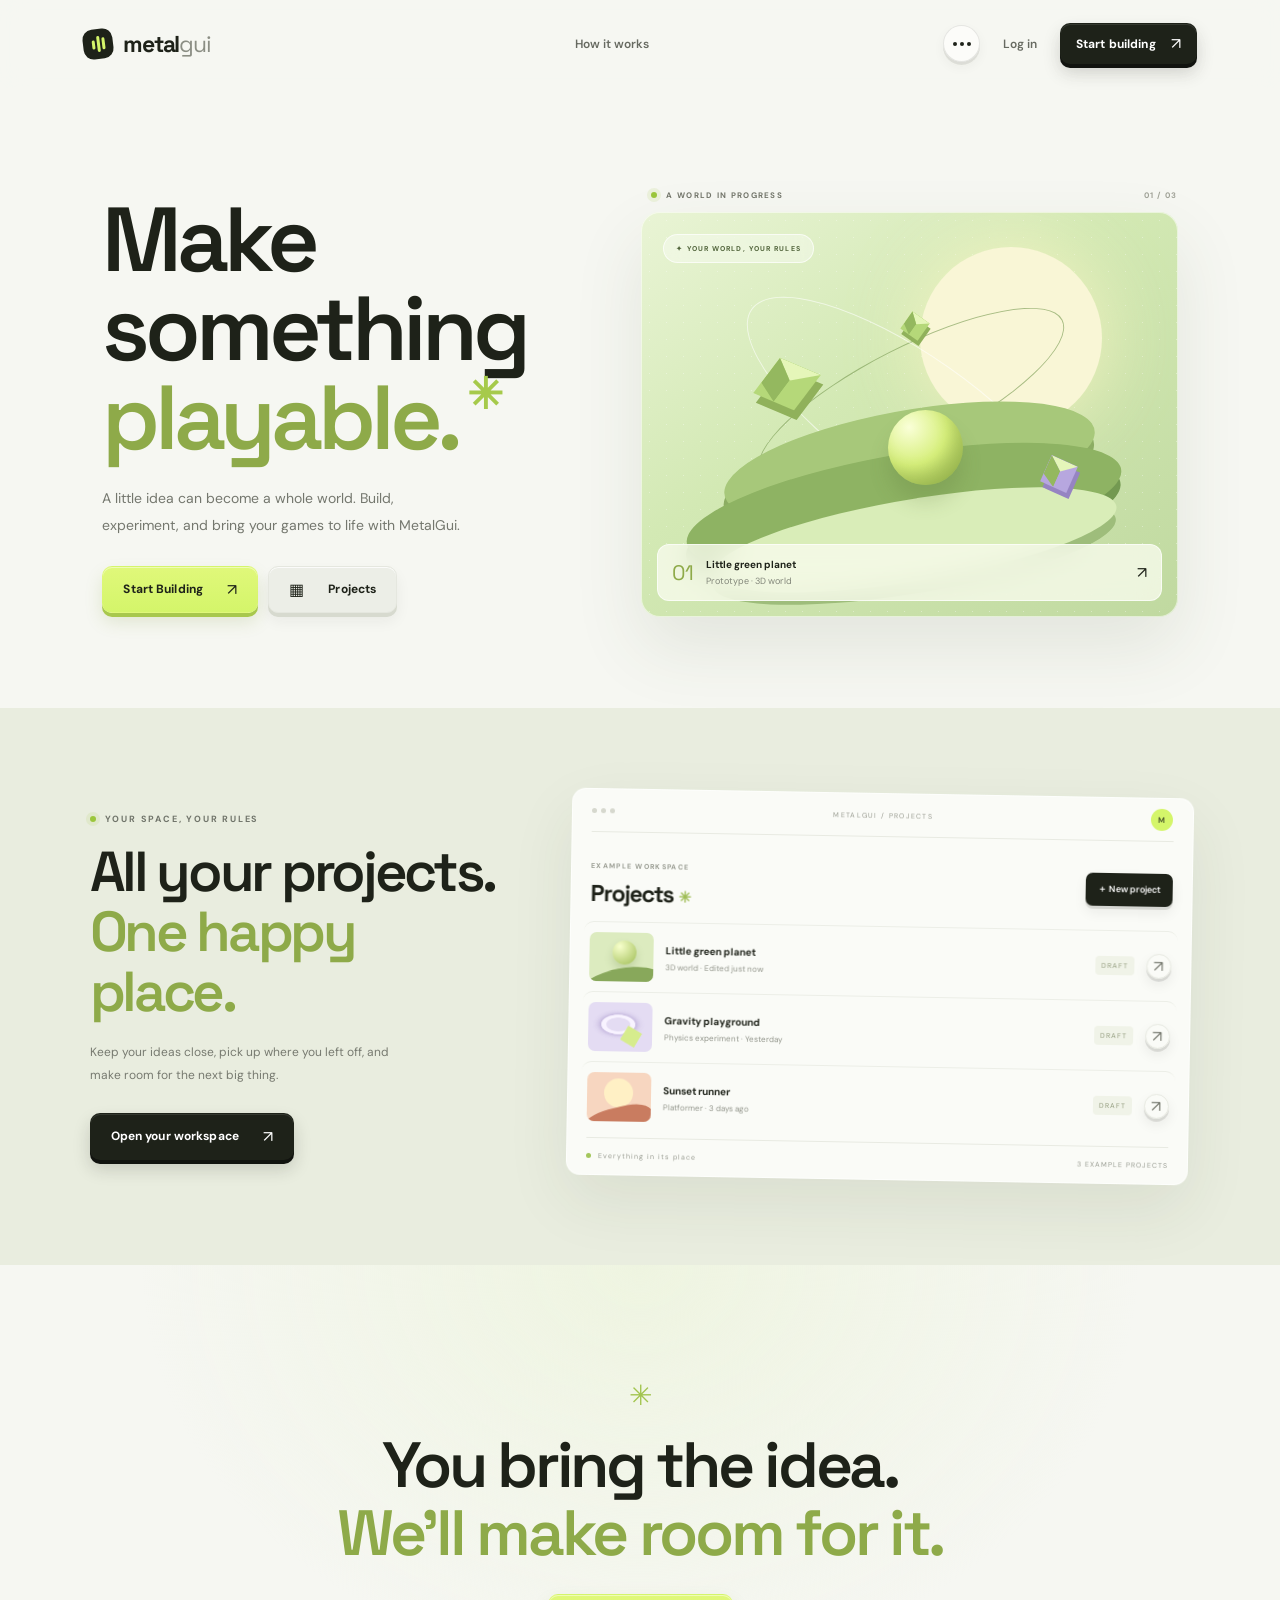
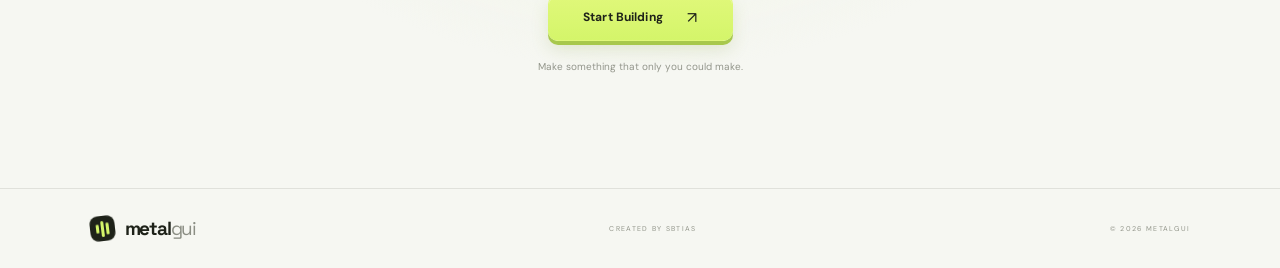
<file: index.html>
<!doctype html>
<html lang="en">
<head>
  <meta charset="UTF-8">
  <meta name="viewport" content="width=device-width, initial-scale=1">
  <meta name="theme-color" content="#f7f8f3">
  <meta name="description" content="MetalGui is a fresh, simple place to bring your game ideas to life.">
  <title>MetalGui — Make something playable</title>
  <link rel="preconnect" href="https://fonts.googleapis.com">
  <link rel="preconnect" href="https://fonts.gstatic.com" crossorigin>
  <link href="https://fonts.googleapis.com/css2?family=DM+Sans:wght@400;500;600;700&family=Space+Grotesk:wght@400;500;600;700&display=swap" rel="stylesheet">
  <link rel="stylesheet" href="styles.css?v=20261023-ui">
</head>
<body>
  <header class="topbar">
    <a class="brand" href="#" aria-label="MetalGui home"><span class="brand-mark"><i></i><i></i><i></i></span><span>metal<span class="brand-light">gui</span></span></a>
    <nav class="desktop-nav" aria-label="Main navigation">
      <a href="#how-it-works">How it works</a>
    </nav>
    <div class="nav-actions">
      <button class="bubble-button" id="bubbleButton" aria-label="Open quick menu" title="Quick menu"><span></span><span></span><span></span></button>
      <a class="login-link" href="studio.html">Log in</a>
      <a class="button button-dark nav-cta" href="studio.html">Start building <span>↗</span></a>
    </div>
    <div class="bubble-menu" id="bubbleMenu" hidden>
      <a href="#how-it-works">How it works <span>↗</span></a>
      <a href="studio.html">Your workspace <span>↗</span></a>
    </div>
  </header>

  <main>
    <section class="hero">
      <div class="hero-copy">
        <h1>Make something<br><span class="headline-accent">playable.</span><span class="headline-period">✳</span></h1>
        <p class="hero-description">A little idea can become a whole world. Build, experiment, and bring your games to life with MetalGui.</p>
        <div class="hero-actions" id="get-started">
          <a class="button button-lime" href="studio.html">Start Building <span>↗</span></a>
          <a class="button button-soft" href="studio.html"><span class="projects-icon">▦</span> Projects</a>
        </div>
      </div>

      <div class="hero-art" aria-label="Abstract preview of a game world">
        <div class="art-label"><span class="live-pip"></span> A WORLD IN PROGRESS <span class="label-number">01 / 03</span></div>
        <div class="art-scene">
          <div class="sun-disc"></div>
          <div class="scene-orbit orbit-a"></div><div class="scene-orbit orbit-b"></div>
          <div class="floating-cube cube-one"><span></span></div>
          <div class="floating-cube cube-two"><span></span></div>
          <div class="floating-cube cube-three"><span></span></div>
          <div class="scene-platform platform-back"></div><div class="scene-platform platform-mid"></div><div class="scene-platform platform-front"></div>
          <div class="scene-sphere"></div>
          <div class="scene-pill">✦  YOUR WORLD, YOUR RULES</div>
          <div class="scene-caption"><span>01</span><div><b>Little green planet</b><small>Prototype · 3D world</small></div><span class="caption-arrow">↗</span></div>
        </div>
      </div>
    </section>

    <section class="workspace-section" id="workspace">
      <div class="workspace-copy"><div class="eyebrow"><span class="status-dot"></span> YOUR SPACE, YOUR RULES</div><h2>All your projects.<br><span>One happy place.</span></h2><p>Keep your ideas close, pick up where you left off, and make room for the next big thing.</p><a class="button button-dark" href="studio.html">Open your workspace <span>↗</span></a></div>
      <div class="workspace-preview"><div class="window-bar"><div class="window-dots"><i></i><i></i><i></i></div><span>METALGUI / PROJECTS</span><span class="window-avatar">M</span></div><div class="preview-title"><div><small>EXAMPLE WORKSPACE</small><h3>Projects <span>✳</span></h3></div><a class="new-project" href="studio.html">＋ New project</a></div><div class="project-list" id="projectList"><article class="project-row"><div class="project-thumb thumb-green"><span class="thumb-orb"></span><span class="thumb-platform"></span></div><div class="project-info"><b>Little green planet</b><span>3D world · Edited just now</span></div><span class="project-status">DRAFT</span><button class="project-open" aria-label="Open Little green planet">↗</button></article><article class="project-row"><div class="project-thumb thumb-purple"><span class="thumb-ring"></span><span class="thumb-block"></span></div><div class="project-info"><b>Gravity playground</b><span>Physics experiment · Yesterday</span></div><span class="project-status">DRAFT</span><button class="project-open" aria-label="Open Gravity playground">↗</button></article><article class="project-row"><div class="project-thumb thumb-orange"><span class="thumb-sun"></span><span class="thumb-mountain"></span></div><div class="project-info"><b>Sunset runner</b><span>Platformer · 3 days ago</span></div><span class="project-status">DRAFT</span><button class="project-open" aria-label="Open Sunset runner">↗</button></article></div><div class="preview-footer"><span><i></i> Everything in its place</span><span>3 EXAMPLE PROJECTS</span></div></div>
    </section>

    <section class="closing" id="how-it-works"><div class="closing-star">✳</div><h2>You bring the idea.<br><span>We'll make room for it.</span></h2><a class="button button-lime" href="studio.html">Start Building <span>↗</span></a><p>Make something that only you could make.</p></section>
  </main>

  <footer class="footer"><a class="brand" href="#"><span class="brand-mark"><i></i><i></i><i></i></span><span>metal<span class="brand-light">gui</span></span></a><span>CREATED BY SBTIAS</span><span>© 2026 METALGUI</span></footer>
  <div class="toast" id="toast" role="status" aria-live="polite"></div>
  <script src="script.js?v=20261023-ui" defer></script>
</body>
</html>
</file>
<file: styles.css>
:root{--ink:#20231d;--muted:#777a70;--paper:#f7f8f3;--lime:#d6f66a;--line:rgba(32,35,29,.12);--font:'DM Sans',sans-serif;--display:'Space Grotesk',sans-serif}*{box-sizing:border-box}html{scroll-behavior:smooth}body{margin:0;background:var(--paper);color:var(--ink);font-family:var(--font);overflow-x:hidden}a{color:inherit;text-decoration:none}button{font:inherit}.topbar{height:88px;max-width:1440px;margin:auto;padding:0 6.5%;display:flex;align-items:center;justify-content:space-between;position:relative;z-index:10}.brand{display:inline-flex;align-items:center;gap:10px;font-family:var(--display);font-size:23px;font-weight:700;letter-spacing:-1.2px}.brand-light{font-weight:400;color:#8b8e84}.brand-mark{width:30px;height:30px;border-radius:10px;background:var(--ink);display:flex;align-items:center;justify-content:center;gap:2px;transform:rotate(-7deg)}.brand-mark i{width:3px;border-radius:4px;background:var(--lime);display:block}.brand-mark i:nth-child(1){height:9px}.brand-mark i:nth-child(2){height:16px}.brand-mark i:nth-child(3){height:12px}.desktop-nav{display:flex;gap:34px;margin-left:70px}.desktop-nav a,.login-link{font-size:12px;font-weight:600;color:#676a61;transition:color .2s}.desktop-nav a:hover,.login-link:hover{color:#171914}.nav-actions{display:flex;align-items:center;gap:23px}.bubble-button{width:37px;height:37px;border-radius:50%;border:1px solid var(--line);background:rgba(255,255,255,.55);display:flex;align-items:center;justify-content:center;gap:3px;cursor:pointer;transition:transform .2s,background .2s}.bubble-button:hover{transform:rotate(-8deg);background:white}.bubble-button span{height:4px;width:4px;border-radius:50%;background:var(--ink)}.button{min-height:47px;padding:0 20px;display:inline-flex;align-items:center;justify-content:center;gap:24px;border-radius:9px;font-size:12px;font-weight:700;transition:transform .2s,box-shadow .2s,background .2s;border:1px solid transparent}.button:hover{transform:translateY(-2px);box-shadow:0 8px 22px #20231d16}.button span{font-size:16px;font-weight:400}.button-dark{background:var(--ink);color:white}.button-dark:hover{background:#34382e}.nav-cta{min-height:41px;padding:0 15px;gap:15px}.button-lime{background:var(--lime);color:var(--ink)}.button-lime:hover{background:#c8ec51}.button-soft{background:#eceee7;border-color:#e5e7df}.bubble-menu{position:absolute;right:6.5%;top:72px;width:210px;padding:9px;background:rgba(255,255,255,.9);backdrop-filter:blur(20px);border:1px solid #ffffff;border-radius:14px;box-shadow:0 18px 45px #20231d14}.bubble-menu a{display:flex;justify-content:space-between;padding:12px;border-radius:8px;font-size:12px;font-weight:600}.bubble-menu a:hover{background:#f0f2e9}.hero{max-width:1440px;margin:auto;min-height:620px;padding:77px 8% 66px;display:grid;grid-template-columns:.95fr 1.05fr;gap:5%;align-items:center;position:relative}.hero-copy{padding:0 0 25px;z-index:2}.eyebrow{font-size:9px;font-weight:700;letter-spacing:1.8px;color:#70746a;display:flex;align-items:center;gap:9px}.status-dot,.live-pip{width:6px;height:6px;border-radius:50%;background:#9bc63c;display:inline-block;box-shadow:0 0 0 4px #9bc63c1f}.hero h1,.section-heading h2,.workspace-copy h2,.closing h2{font-family:var(--display);font-weight:600;letter-spacing:-5px;font-size:clamp(58px,7.1vw,100px);line-height:.98;margin:27px 0 22px}.headline-accent,.section-heading h2 span,.workspace-copy h2 span,.closing h2 span{color:#8eaa49}.headline-period{font-size:43px;letter-spacing:0;color:#a6ca4b;vertical-align:top;margin-left:9px}.hero-description{font-size:14px;line-height:1.9;color:#74776e;max-width:365px;margin:0 0 27px}.hero-actions{display:flex;align-items:center;gap:10px}.projects-icon{font-size:16px}.hero-footnote{display:flex;align-items:center;gap:12px;margin-top:48px;font-size:10px;line-height:1.7;color:#8a8d83}.hero-footnote b{font-weight:600;color:#55594f}.avatar-stack{display:flex;padding-left:2px}.avatar-stack i{width:25px;height:25px;border:2px solid var(--paper);border-radius:50%;margin-left:-5px;display:flex;align-items:center;justify-content:center;font-style:normal;font-size:9px;background:#d8e9a8;color:#48572b}.avatar-stack i:nth-child(2){background:#e9d9fc;color:#69528c}.avatar-stack i:nth-child(3){background:#f7d4be;color:#835d42}.hero-art{position:relative;max-width:560px;width:100%;justify-self:end;transform:rotate(1deg)}.art-label{display:flex;align-items:center;gap:9px;font-size:8px;font-weight:700;letter-spacing:1.3px;color:#73766b;margin:0 0 12px 10px}.label-number{margin-left:auto;color:#a1a398}.art-scene{height:405px;border-radius:19px;overflow:hidden;position:relative;background:linear-gradient(145deg,#e9f4d5 0%,#d3e9b4 42%,#c0d9a0 100%);box-shadow:0 30px 70px #42572c1b,inset 0 0 0 1px #ffffff8c}.art-scene:before{content:'';position:absolute;inset:0;background-image:radial-gradient(#ffffffa6 .7px,transparent .7px);background-size:17px 17px;opacity:.55}.sun-disc{position:absolute;width:182px;height:182px;right:76px;top:35px;border-radius:50%;background:#f9f6d6;box-shadow:0 0 75px #fff7c6b8}.scene-orbit{position:absolute;border:1px solid #7b9b55a1;border-radius:50%;width:340px;height:100px;left:100px;top:135px;transform:rotate(-27deg)}.orbit-b{width:390px;height:132px;left:75px;top:143px;transform:rotate(35deg);border-color:#ffffff9c}.scene-platform{position:absolute;left:15%;width:70%;height:105px;border-radius:50%;transform:rotate(-9deg) skewX(-12deg)}.platform-back{top:198px;background:#a7c87a;box-shadow:0 12px 0 #8cad63}.platform-mid{top:242px;left:8%;width:82%;background:#8eb363;box-shadow:0 13px 0 #739951}.platform-front{top:287px;left:13%;width:76%;height:82px;background:#d9edb8;box-shadow:0 12px 0 #9ebd7b}.scene-sphere{position:absolute;width:75px;height:75px;left:46%;top:198px;border-radius:50%;background:radial-gradient(circle at 28% 23%,#faffd8,#d6ef7b 48%,#8eaf45 100%);box-shadow:inset -10px -12px 15px #637e2d33,0 17px 20px #546d3233;z-index:4}.floating-cube{position:absolute;width:44px;height:44px;background:#b5d879;transform:rotate(30deg) skew(-7deg,-7deg);z-index:3;box-shadow:8px 8px 0 #90b15b}.floating-cube:before{content:'';position:absolute;inset:0;background:#e5f6b9;clip-path:polygon(0 0,100% 0,50% 40%)}.floating-cube span{position:absolute;inset:0;background:#94b85f;clip-path:polygon(0 0,50% 40%,50% 100%,0 70%)}.cube-one{top:150px;left:23%}.cube-two{top:240px;right:18%;transform:scale(.65) rotate(24deg);background:#b7a7df;box-shadow:7px 7px 0 #9684c2}.cube-three{top:92px;left:47%;transform:scale(.48) rotate(35deg)}.scene-pill{position:absolute;left:22px;top:22px;border:1px solid #ffffffad;background:#ffffff60;backdrop-filter:blur(8px);border-radius:30px;padding:9px 12px;font-size:7px;letter-spacing:1.1px;font-weight:700;color:#51643b;z-index:5}.scene-caption{position:absolute;bottom:16px;left:16px;right:16px;display:flex;align-items:center;gap:12px;padding:13px 14px;border:1px solid #ffffffaa;background:#f9fbedc9;backdrop-filter:blur(12px);border-radius:12px;z-index:6}.scene-caption>span:first-child{font-family:var(--display);font-size:21px;color:#8eaa49}.scene-caption div{display:flex;flex-direction:column;gap:4px}.scene-caption b{font-size:10px}.scene-caption small{font-size:9px;color:#82867a}.caption-arrow{margin-left:auto;font-size:16px}.scroll-note{position:absolute;bottom:27px;left:8%;display:flex;align-items:center;gap:10px;font-size:8px;letter-spacing:1.5px;color:#9a9d93}.scroll-note span{width:22px;height:1px;background:#a9ad9f}.ticker{overflow:hidden;border-top:1px solid var(--line);border-bottom:1px solid var(--line);padding:17px 0;background:#f0f2e9}.ticker-track{display:flex;align-items:center;justify-content:space-around;gap:30px;white-space:nowrap;font-family:var(--display);font-size:10px;letter-spacing:1.5px;font-weight:600;color:#656a5b}.ticker-track i{font-style:normal;color:#9bbd4d;font-size:16px}.section{max-width:1280px;margin:auto;padding:118px 7% 125px}.section-heading{display:flex;justify-content:space-between;align-items:end;gap:40px;margin-bottom:43px}.section-heading h2,.workspace-copy h2,.closing h2{font-size:clamp(42px,5vw,64px);letter-spacing:-3.3px;line-height:1.06;margin:17px 0 0}.section-heading>p{max-width:290px;font-size:12px;line-height:1.9;color:#777a70;margin:0 0 5px}.showcase-grid{display:grid;grid-template-columns:repeat(3,1fr);gap:16px}.showcase-card{border-radius:16px;padding:17px 17px 18px;min-width:0;transition:transform .25s,box-shadow .25s}.showcase-card:hover{transform:translateY(-5px);box-shadow:0 18px 40px #20231d10}.card-lime{background:#e6efcf}.card-lilac{background:#e9e3f5}.card-peach{background:#f6e3d5}.card-topline{display:flex;justify-content:space-between;font-size:8px;letter-spacing:1.3px;font-weight:700;color:#686e5d}.mini-world{height:190px;margin:12px 0;position:relative;overflow:hidden;border-radius:10px}.world-one{background:linear-gradient(160deg,#d9eea9,#b5d67e)}.mini-sun{position:absolute;right:19%;top:20px;width:65px;height:65px;border-radius:50%;background:#fff6d1;box-shadow:0 0 30px #fff9d6}.mini-ground{position:absolute;width:130%;height:90px;left:-15%;bottom:-20px;border-radius:50%;background:#82a95b;transform:rotate(-10deg);box-shadow:0 -12px 0 #9bc56c}.mini-character{position:absolute;bottom:61px;left:44%;width:29px;height:35px;border-radius:45% 45% 35% 35%;background:#4c6540;box-shadow:inset -6px -4px #34492b;transform:rotate(-8deg)}.mini-character:before{content:'';position:absolute;width:8px;height:8px;background:#f8f7d8;border-radius:50%;right:4px;top:8px}.mini-cloud{position:absolute;width:55px;height:14px;border-radius:20px;background:#ffffffa8;top:48px}.cloud-a{left:15%}.cloud-b{right:10%;top:82px;transform:scale(.7)}.world-two{background:linear-gradient(140deg,#b9a9e7,#d9c9f2)}.neon-ring{position:absolute;width:140px;height:140px;border:10px solid #f5f0ff;border-radius:50%;left:calc(50% - 70px);top:22px;transform:rotateX(55deg) rotate(-25deg);box-shadow:0 0 20px #fff9}.neon-ball{position:absolute;width:46px;height:46px;border-radius:50%;background:radial-gradient(circle at 30% 25%,#fff,#b3e8dc 45%,#7faaa9);left:calc(50% - 23px);top:68px;box-shadow:0 15px 24px #7466a84a}.neon-block{position:absolute;width:31px;height:31px;background:#f6d4a4;transform:rotate(30deg);box-shadow:5px 5px #d3a879}.block-a{left:17%;bottom:37px}.block-b{right:17%;top:37px;background:#e5f2ac;box-shadow:5px 5px #a8b66b}.block-c{right:29%;bottom:28px;transform:scale(.6) rotate(30deg);background:#b7d9f0;box-shadow:5px 5px #87b2d1}.world-three{background:linear-gradient(160deg,#f8cba8,#ef9d80)}.arcade-sky{position:absolute;inset:0;background:radial-gradient(ellipse at 50% 30%,#ffe5a8 0,transparent 48%)}.arcade-platform{position:absolute;width:140%;height:90px;bottom:-29px;left:-20%;background:#b96954;border-radius:50%;transform:rotate(-8deg);box-shadow:0 -11px #d77f63}.arcade-player{position:absolute;width:35px;height:42px;left:43%;bottom:44px;border-radius:9px 9px 4px 4px;background:#f9edcc;box-shadow:inset -8px 0 #e7cba0;transform:rotate(5deg)}.arcade-player:before{content:'';position:absolute;width:6px;height:6px;border-radius:50%;background:#4f453d;top:11px;right:7px}.arcade-star{position:absolute;color:#fff4d1;font-size:27px}.star-a{top:31px;left:21%}.star-b{top:69px;right:19%;font-size:20px}.card-bottom{display:flex;align-items:center;justify-content:space-between;gap:8px}.card-bottom h3{font-family:var(--display);font-size:15px;letter-spacing:-.4px;margin:0 0 6px}.card-bottom p{font-size:10px;color:#77796f;margin:0}.round-arrow{width:31px;height:31px;flex:0 0 auto;border:1px solid #20231d22;border-radius:50%;display:flex;align-items:center;justify-content:center;font-size:14px}.workspace-section{padding:85px max(7%,calc((100% - 1120px)/2));background:#e9eddf;display:grid;grid-template-columns:.8fr 1.2fr;align-items:center;gap:65px}.workspace-copy h2{font-size:clamp(40px,4.4vw,57px)}.workspace-copy>p{font-size:12px;line-height:1.9;color:#777a70;max-width:300px;margin:20px 0 26px}.workspace-preview{border:1px solid #ffffffb5;background:#fafbf7;border-radius:14px;padding:0 19px 14px;box-shadow:0 25px 65px #303b2115;transform:rotate(1deg)}.window-bar{height:43px;display:flex;align-items:center;justify-content:space-between;border-bottom:1px solid #e8eae2;font-size:7px;letter-spacing:1.3px;color:#9a9d92}.window-dots{display:flex;gap:4px}.window-dots i{width:5px;height:5px;border-radius:50%;background:#d6d8ce}.window-avatar{width:22px;height:22px;border-radius:50%;display:flex;align-items:center;justify-content:center;background:var(--lime);font-size:8px;font-weight:700;color:#52602f}.preview-title{display:flex;align-items:center;justify-content:space-between;padding:20px 0 13px}.preview-title small{font-size:7px;letter-spacing:1.3px;color:#999c92;font-weight:700}.preview-title h3{font-family:var(--display);font-size:23px;letter-spacing:-1px;margin:5px 0 0}.preview-title h3 span{color:#9fbd55;font-size:15px}.new-project{border:0;background:var(--ink);color:white;border-radius:7px;padding:10px 12px;font-size:9px;font-weight:600;cursor:pointer;transition:background .2s}.new-project:hover{background:#464b3e}.project-row{display:flex;align-items:center;gap:12px;padding:10px 0;border-top:1px solid #eceee7}.project-thumb{height:49px;width:64px;flex:0 0 auto;border-radius:7px;position:relative;overflow:hidden}.thumb-green{background:#dcebbf}.thumb-orb{position:absolute;width:24px;height:24px;top:8px;left:23px;border-radius:50%;background:radial-gradient(circle at 30% 25%,#f7ffcc,#9fbd55);box-shadow:0 5px 8px #526d2b33}.thumb-platform{position:absolute;width:80px;height:30px;left:-8px;bottom:-17px;border-radius:50%;background:#88a85b;transform:rotate(-12deg)}.thumb-purple{background:#e4dcf3}.thumb-ring{position:absolute;width:34px;height:34px;border:5px solid #f8f3ff;border-radius:50%;left:13px;top:5px;transform:rotateX(55deg);box-shadow:0 0 9px #9e8bc4}.thumb-block{position:absolute;width:16px;height:16px;background:#d6ec8d;right:13px;bottom:7px;transform:rotate(30deg)}.thumb-orange{background:#f7d6c0}.thumb-sun{position:absolute;width:29px;height:29px;background:#fff0c5;border-radius:50%;top:6px;left:17px}.thumb-mountain{position:absolute;width:70px;height:30px;bottom:-16px;left:-3px;background:#c97c60;transform:rotate(-15deg);border-radius:40%}.project-info{display:flex;flex-direction:column;gap:5px;min-width:0}.project-info b{font-size:10px;font-weight:700}.project-info span{font-size:8px;color:#91948a}.project-status{margin-left:auto;font-size:7px;letter-spacing:1px;color:#919b7c;background:#f0f3e8;border-radius:4px;padding:5px 6px}.project-open{border:1px solid #e7e9e1;border-radius:50%;width:25px;height:25px;background:transparent;color:#777a70;cursor:pointer}.project-open:hover{background:#eef2e3}.preview-footer{border-top:1px solid #e8eae2;display:flex;justify-content:space-between;padding-top:13px;margin-top:6px;font-size:7px;letter-spacing:1px;color:#999c92}.preview-footer span:first-child{display:flex;align-items:center;gap:7px}.preview-footer i{width:5px;height:5px;background:#a3c65b;border-radius:50%}.closing{text-align:center;padding:112px 20px 105px;position:relative;overflow:hidden}.closing-star{font-size:28px;color:#a2c44f;margin-bottom:17px}.closing h2{margin:18px 0 26px}.closing .button{min-width:185px}.closing>p{font-size:10px;color:#92958a;margin-top:19px}.footer{min-height:80px;border-top:1px solid var(--line);padding:20px 7%;display:flex;align-items:center;justify-content:space-between;gap:20px}.footer .brand{font-size:19px}.footer .brand-mark{width:25px;height:25px;border-radius:8px}.footer>span{font-size:7px;letter-spacing:1.3px;color:#92958a}.toast{position:fixed;bottom:22px;left:50%;transform:translate(-50%,20px);background:#20231d;color:#fff;padding:12px 17px;border-radius:9px;font-size:12px;box-shadow:0 10px 30px #0002;opacity:0;pointer-events:none;transition:all .25s;z-index:50}.toast.show{opacity:1;transform:translate(-50%,0)}@media(min-width:1440px){.hero{padding-top:90px;padding-bottom:80px}.hero h1{font-size:100px}}@media(max-width:900px){.topbar{padding:0 5%;height:76px}.desktop-nav{margin-left:0;gap:20px}.nav-actions{gap:13px}.hero{padding:65px 6% 80px;gap:3%;grid-template-columns:1fr 1fr;min-height:560px}.hero h1{font-size:clamp(55px,7vw,75px);letter-spacing:-4px}.art-scene{height:340px}.sun-disc{width:140px;height:140px}.scene-platform{top:185px}.platform-mid{top:220px}.platform-front{top:258px}.scene-sphere{top:182px}.art-side-note{right:-20px}.section{padding:90px 6%}.workspace-section{padding:75px 6%;gap:35px}.workspace-preview{padding:0 13px 12px}}@media(max-width:650px){.topbar{height:70px;padding:0 20px}.brand{font-size:21px}.desktop-nav,.login-link{display:none}.nav-actions{gap:10px}.nav-cta{display:none}.bubble-menu{right:20px;top:62px}.hero{display:flex;flex-direction:column;align-items:stretch;padding:57px 23px 75px;gap:42px}.hero-copy{padding:0}.hero h1{font-size:clamp(60px,14vw,82px);letter-spacing:-4px}.hero-description{font-size:13px;max-width:340px}.hero-footnote{margin-top:32px}.hero-art{width:calc(100% - 12px);align-self:center;max-width:480px}.art-scene{height:330px}.art-side-note{right:-17px;font-size:6px}.scroll-note{left:23px;bottom:25px}.ticker-track{justify-content:flex-start;gap:25px;animation:marquee 25s linear infinite}.ticker{padding:15px 0}.section{padding:78px 22px}.section-heading{display:block;margin-bottom:29px}.section-heading h2,.workspace-copy h2,.closing h2{font-size:clamp(42px,10vw,57px);letter-spacing:-2.7px}.section-heading>p{margin-top:19px;max-width:340px}.showcase-grid{grid-template-columns:1fr;gap:13px}.showcase-card{padding:16px}.mini-world{height:210px}.workspace-section{grid-template-columns:1fr;padding:70px 22px;gap:33px}.workspace-copy>p{max-width:340px}.workspace-preview{transform:none;padding:0 12px 12px}.project-row{gap:8px}.project-thumb{width:54px;height:44px}.project-info b{font-size:9px}.project-info span{font-size:7px}.project-status{display:none}.closing{padding:88px 18px 82px}.closing:before{left:-100px}.closing:after{right:-160px}.footer{padding:23px;flex-wrap:wrap}.footer>span:nth-child(2){display:none}.footer>span:last-child{margin-left:auto;font-size:6px}}@keyframes marquee{from{transform:translateX(0)}to{transform:translateX(-30%)}}@media(prefers-reduced-motion:reduce){*,*::before,*::after{scroll-behavior:auto!important;animation:none!important;transition:none!important}}

/* Clean background + tactile button depth */
.hero{isolation:isolate}
.button,.bubble-button,.round-arrow,.new-project,.project-open{box-shadow:0 3px 0 rgba(32,35,29,.12),0 6px 13px rgba(32,35,29,.07);transition:transform .18s ease,box-shadow .18s ease,background .18s ease}
.button{box-shadow:0 4px 0 rgba(32,35,29,.13),0 8px 16px rgba(32,35,29,.08),inset 0 1px 0 rgba(255,255,255,.28)}
.button:hover{transform:translateY(-3px);box-shadow:0 7px 0 rgba(32,35,29,.12),0 14px 24px rgba(32,35,29,.12),inset 0 1px 0 rgba(255,255,255,.3)}
.button:active,.bubble-button:active,.new-project:active,.project-open:active{transform:translateY(2px);box-shadow:0 1px 0 rgba(32,35,29,.14),0 2px 5px rgba(32,35,29,.07)}
.button-lime{box-shadow:0 4px 0 #a8c84d,0 9px 17px rgba(126,157,53,.18),inset 0 1px 0 rgba(255,255,255,.45)}
.button-lime:hover{box-shadow:0 7px 0 #a8c84d,0 15px 25px rgba(126,157,53,.23),inset 0 1px 0 rgba(255,255,255,.45)}
.button-dark{box-shadow:0 4px 0 #11130f,0 9px 17px rgba(32,35,29,.18),inset 0 1px 0 rgba(255,255,255,.1)}
.button-dark:hover{box-shadow:0 7px 0 #11130f,0 15px 25px rgba(32,35,29,.2),inset 0 1px 0 rgba(255,255,255,.1)}
.button-soft{box-shadow:0 4px 0 #d7dacf,0 8px 15px rgba(32,35,29,.06),inset 0 1px 0 rgba(255,255,255,.8)}
.bubble-button{box-shadow:0 3px 0 rgba(32,35,29,.09),0 5px 12px rgba(32,35,29,.05)}
.showcase-card{box-shadow:0 4px 0 rgba(32,35,29,.06)}
.showcase-card:hover{box-shadow:0 7px 0 rgba(32,35,29,.06),0 18px 40px #20231d10}
@media(prefers-reduced-motion:reduce){.button,.bubble-button,.round-arrow,.new-project,.project-open{transition:none}}

/* Removed the promotional ticker and discover showcase. */
.ticker,.discover,.scroll-note{display:none!important}

/* ── UI polish v2 ───────────────────────────────────────── */
:root {
  --ink: #1e2219;
  --muted: #6f746a;
  --paper: #f6f7f2;
  --lime: #d4f56a;
  --lime-deep: #a8c84d;
  --line: rgba(30, 34, 25, 0.1);
  --radius: 12px;
  --ease: cubic-bezier(0.22, 1, 0.36, 1);
}

body {
  background: var(--paper);
  -webkit-font-smoothing: antialiased;
  text-rendering: optimizeLegibility;
}

/* Entrance */
@keyframes rise {
  from { opacity: 0; transform: translateY(18px); }
  to   { opacity: 1; transform: translateY(0); }
}
.hero-copy {
  animation: rise 0.7s var(--ease) both;
}
.hero-art {
  animation: rise 0.85s var(--ease) 0.08s both;
}
.workspace-section {
  animation: rise 0.6s var(--ease) both;
}

/* Topbar glass */
.topbar {
  backdrop-filter: blur(12px);
  background: rgba(246, 247, 242, 0.82);
  position: sticky;
  top: 0;
  z-index: 30;
  border-bottom: 1px solid transparent;
  transition: border-color 0.25s, background 0.25s;
}
.topbar.is-scrolled {
  border-bottom-color: var(--line);
  background: rgba(246, 247, 242, 0.94);
}

/* Brand mark micro-interaction */
.brand:hover .brand-mark {
  transform: rotate(-12deg) scale(1.05);
}
.brand-mark {
  transition: transform 0.25s var(--ease);
}

/* Buttons – more tactile */
.button {
  border-radius: 10px;
  letter-spacing: 0.01em;
}
.button-lime {
  background: linear-gradient(180deg, #e0f87a 0%, var(--lime) 100%);
}
.button-lime:hover {
  background: linear-gradient(180deg, #e8fb8e 0%, #c8ec51 100%);
}

/* Hero scene depth */
.art-scene {
  transition: transform 0.4s var(--ease), box-shadow 0.4s var(--ease);
}
.hero-art:hover .art-scene {
  transform: translateY(-4px) rotate(0.5deg);
  box-shadow: 0 36px 80px #42572c22, inset 0 0 0 1px #ffffff8c;
}

/* Project rows more interactive */
.project-row {
  border-radius: 10px;
  margin: 0 -6px;
  padding-left: 6px;
  padding-right: 6px;
  transition: background 0.18s;
  cursor: pointer;
}
.project-row:hover {
  background: #f0f3e9;
}
.project-row:focus-visible {
  outline: 2px solid var(--lime-deep);
  outline-offset: 2px;
}

/* Closing section breathing room */
.closing {
  background: radial-gradient(ellipse at 50% 0%, #eef4e0 0%, transparent 55%);
}

/* Focus visible for a11y */
a:focus-visible,
button:focus-visible {
  outline: 3px solid #a9d86b;
  outline-offset: 3px;
}

/* Soft scrollbar */
::-webkit-scrollbar { width: 8px; height: 8px; }
::-webkit-scrollbar-track { background: transparent; }
::-webkit-scrollbar-thumb { background: #c5cbb8; border-radius: 8px; }
::-webkit-scrollbar-thumb:hover { background: #a8b096; }

@media (prefers-reduced-motion: reduce) {
  .hero-copy, .hero-art, .workspace-section {
    animation: none !important;
  }
}
</file>
